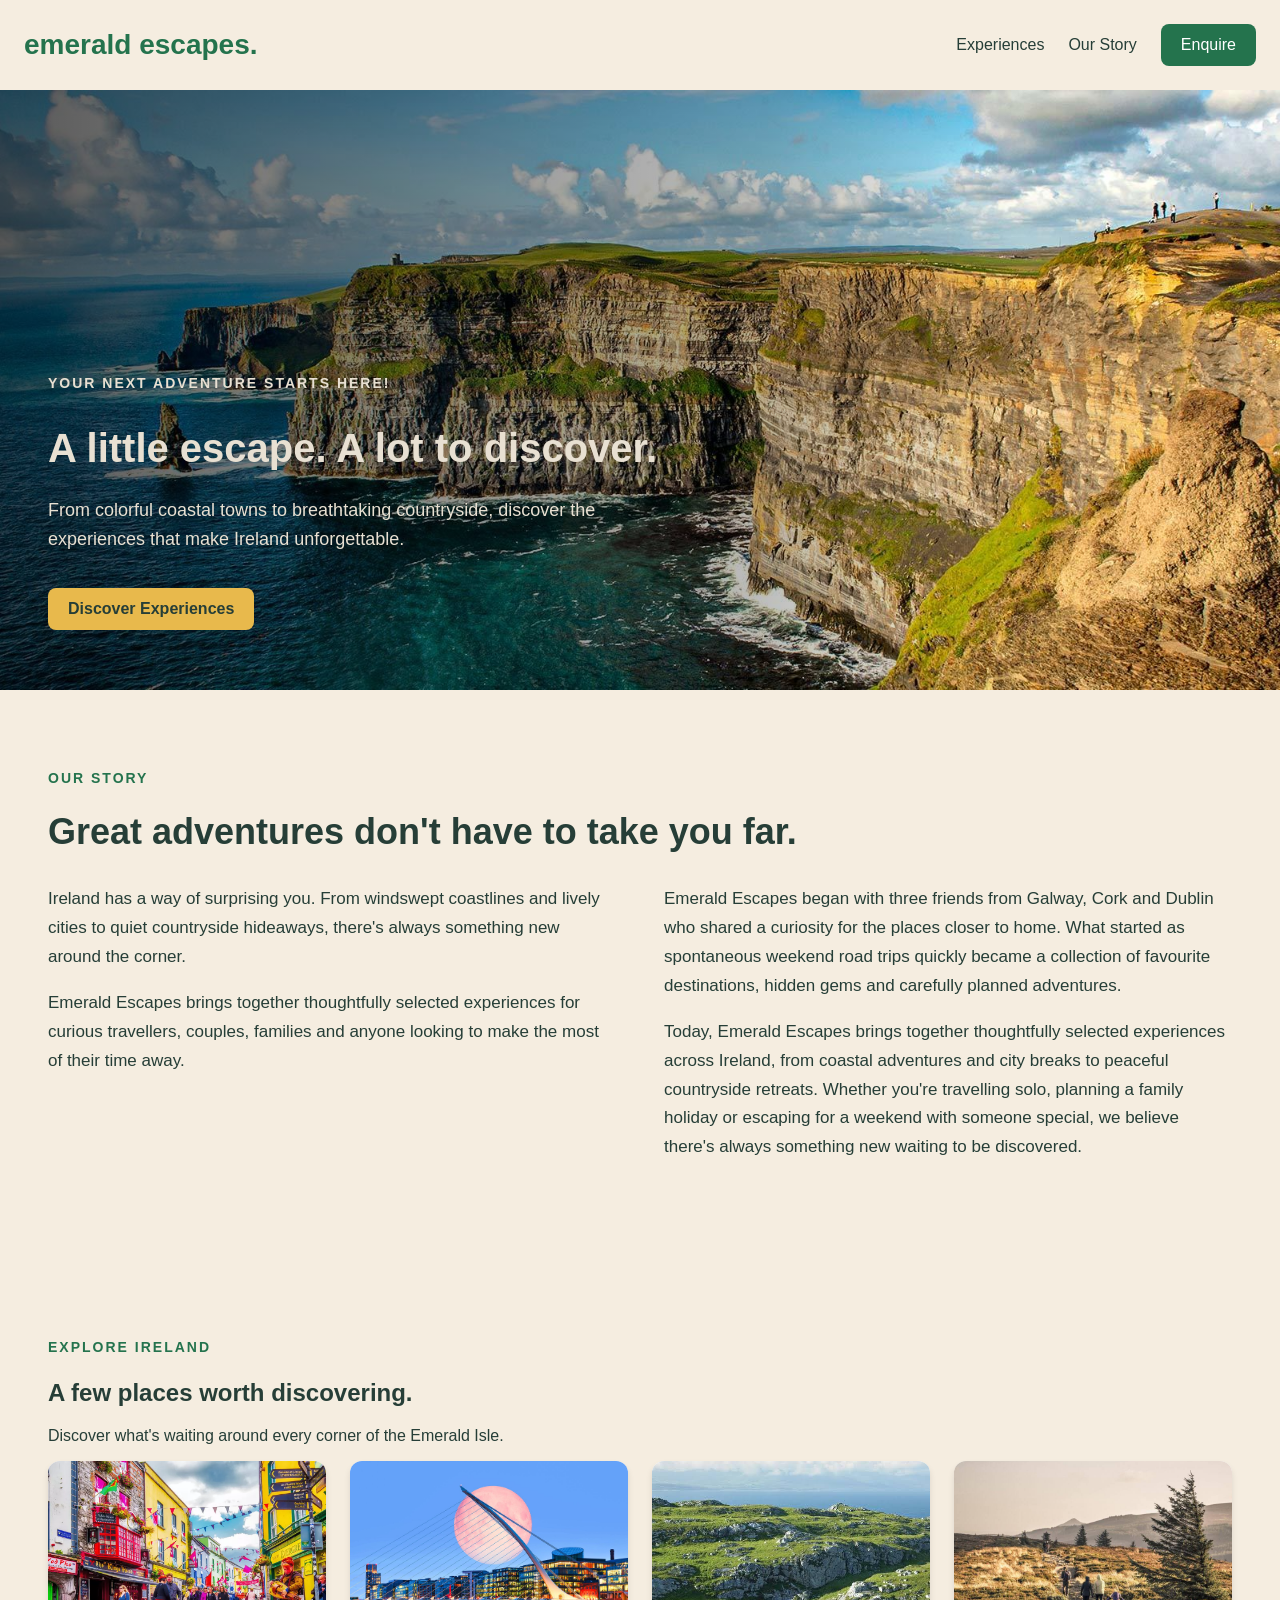
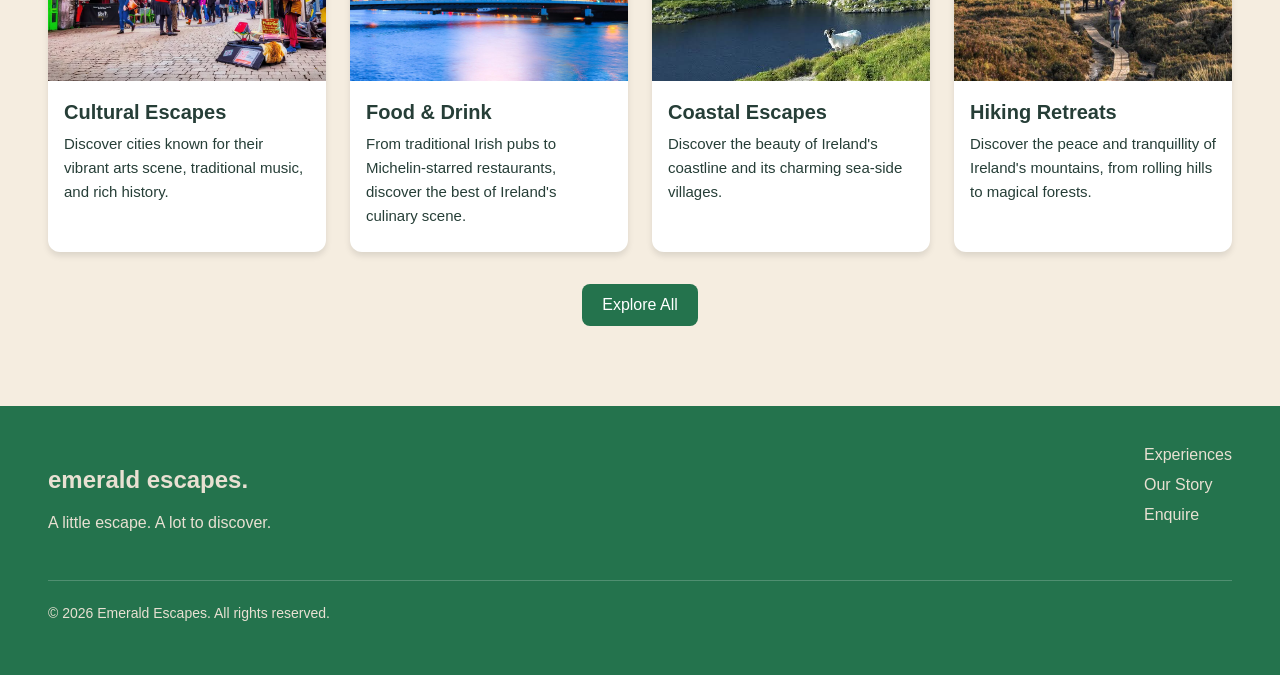
<file: index.html>
<!DOCTYPE html>
<html lang="en">

<head>
    <link rel="stylesheet" href="css/style.css">
    <meta charset="UTF-8">
    <meta name="viewport" content="width=device-width, initial-scale=1.0">
    <title>Emerald Escapes | Homepage</title>
</head>

<body>
    <header class="navigation-bar">
        <a href="index.html" class="brand-heading">emerald escapes.</a>
        <nav>
            <a href="experiences.html">Experiences</a>
            <a href="index.html#our-story">Our Story</a>
            <a class="button nav-button-contact" href="contact.html">Enquire</a>
        </nav>
    </header>

    <main>
        <section class="hero">
            <img class="hero-image" src="images/coast-hero.jpeg" alt="Coastal Ireland overlooking the Atlantic Ocean">
            
            <div class="hero-content">
                <p class="eyebrow">
                    YOUR NEXT ADVENTURE STARTS HERE!
                </p>

                <h1 class="hero-heading">
                    A little escape. A lot to discover.
                </h1>

                <p>
                From colorful coastal towns to breathtaking countryside, 
                discover the experiences that make Ireland unforgettable.
                </p>

                <a class ="button hero-button" href="experiences.html">Discover Experiences
                </a> 

            </div>
            
        </section>

        <section id="our-story">

            <p class="eyebrow story-eyebrow">OUR STORY</p>
            <h2 class="story-heading">Great adventures don't have to take you far.</h2>
            
            <div class="story-content">

                <div class="story-intro">
                    <p> Ireland has a way of surprising you. From windswept coastlines and lively cities to quiet countryside hideaways, there's always something new around the corner. </p>
                 <p>Emerald Escapes brings together thoughtfully selected experiences for curious travellers, couples, families and anyone looking to make the most of their time away.</p>
                </div>

                <div class="story-description">
                    <p>Emerald Escapes began with three friends from Galway, Cork and Dublin who shared a curiosity for the places closer to home. What started as spontaneous weekend road trips quickly became a collection of favourite destinations, hidden gems and carefully planned adventures.</p>
                    <p>Today, Emerald Escapes brings together thoughtfully selected experiences across Ireland, from coastal adventures and city breaks to peaceful countryside retreats. Whether you're travelling solo, planning a family holiday or escaping for a weekend with someone special, we believe there's always something new waiting to be discovered.</p>
                </div>
            </div>

        </section>

        <section class="featured-experiences">
            <p class="eyebrow story-eyebrow">EXPLORE IRELAND</p>
            <h2>A few places worth discovering.</h2>
            <p>Discover what's waiting around every corner of the Emerald Isle.</p>

            <div class="experience-grid">
                <article class="experience-card">
                    <img src="images/galway.jpeg" alt="Vibrant colours of Galway's main street">
                    <h3>Cultural Escapes</h3>
                    <p>Discover cities known for their vibrant arts scene, traditional music, and rich history.</p>
                </article>

                <article class="experience-card">
                    <img src="images/city.jpg" alt="Dublin's Samuel Beckett Bridge at dusk">
                    <h3>Food & Drink</h3>
                    <p>From traditional Irish pubs to Michelin-starred restaurants, discover the best of Ireland's culinary scene.</p>
                </article>

                <article class="experience-card">
                    <img src="images/coastal.jpg" alt="Coastal views in Ireland">
                    <h3>Coastal Escapes</h3>
                    <p>Discover the beauty of Ireland's coastline and its charming sea-side villages.</p>
                </article>

                <article class="experience-card">
                    <img src="images/trails.jpg" alt="Mountain and trail views in Ireland">
                    <h3>Hiking Retreats</h3>
                    <p>Discover the peace and tranquillity of Ireland's mountains, from rolling hills to magical forests.</p>

                </article>

                </div>

                <div class="experiences-cta">
                    <a class="button experiences-button" href="experiences.html">
                        Explore All
                    </a>
                </div>
           

        </section>
    </main>

    <footer class="site-footer">
        <div class="footer-content">
            <div class="footer-brand">
                <h2>emerald escapes.</h2>
                <p>A little escape. A lot to discover.</p>
            </div>

            <nav class="footer-navigation">
                <a href="experiences.html">Experiences</a>
                <a href="index.html#our-story">Our Story</a>
                <a href="contact.html">Enquire</a>
            </nav>
            </div>

            <p class="footer-copyright">© 2026 Emerald Escapes. All rights reserved.</p>
    </footer>
</body>
</html>
</file>
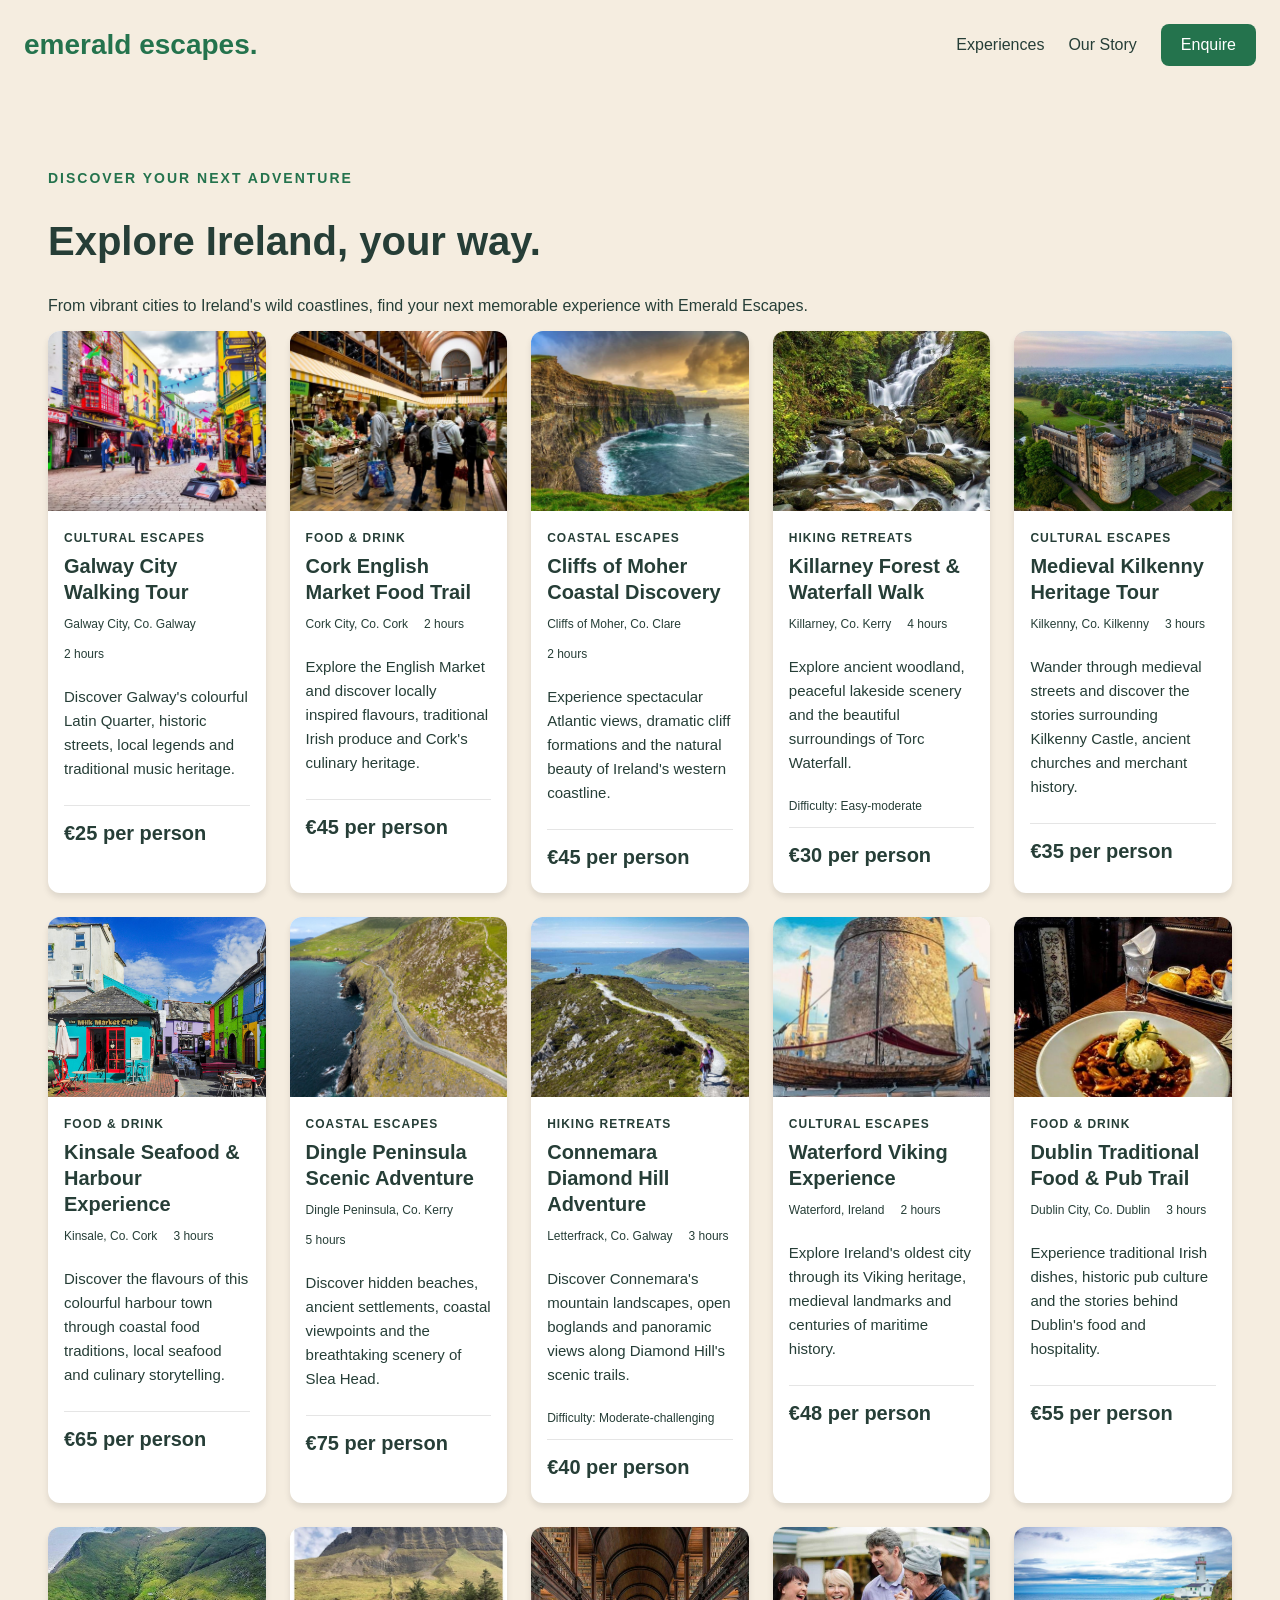
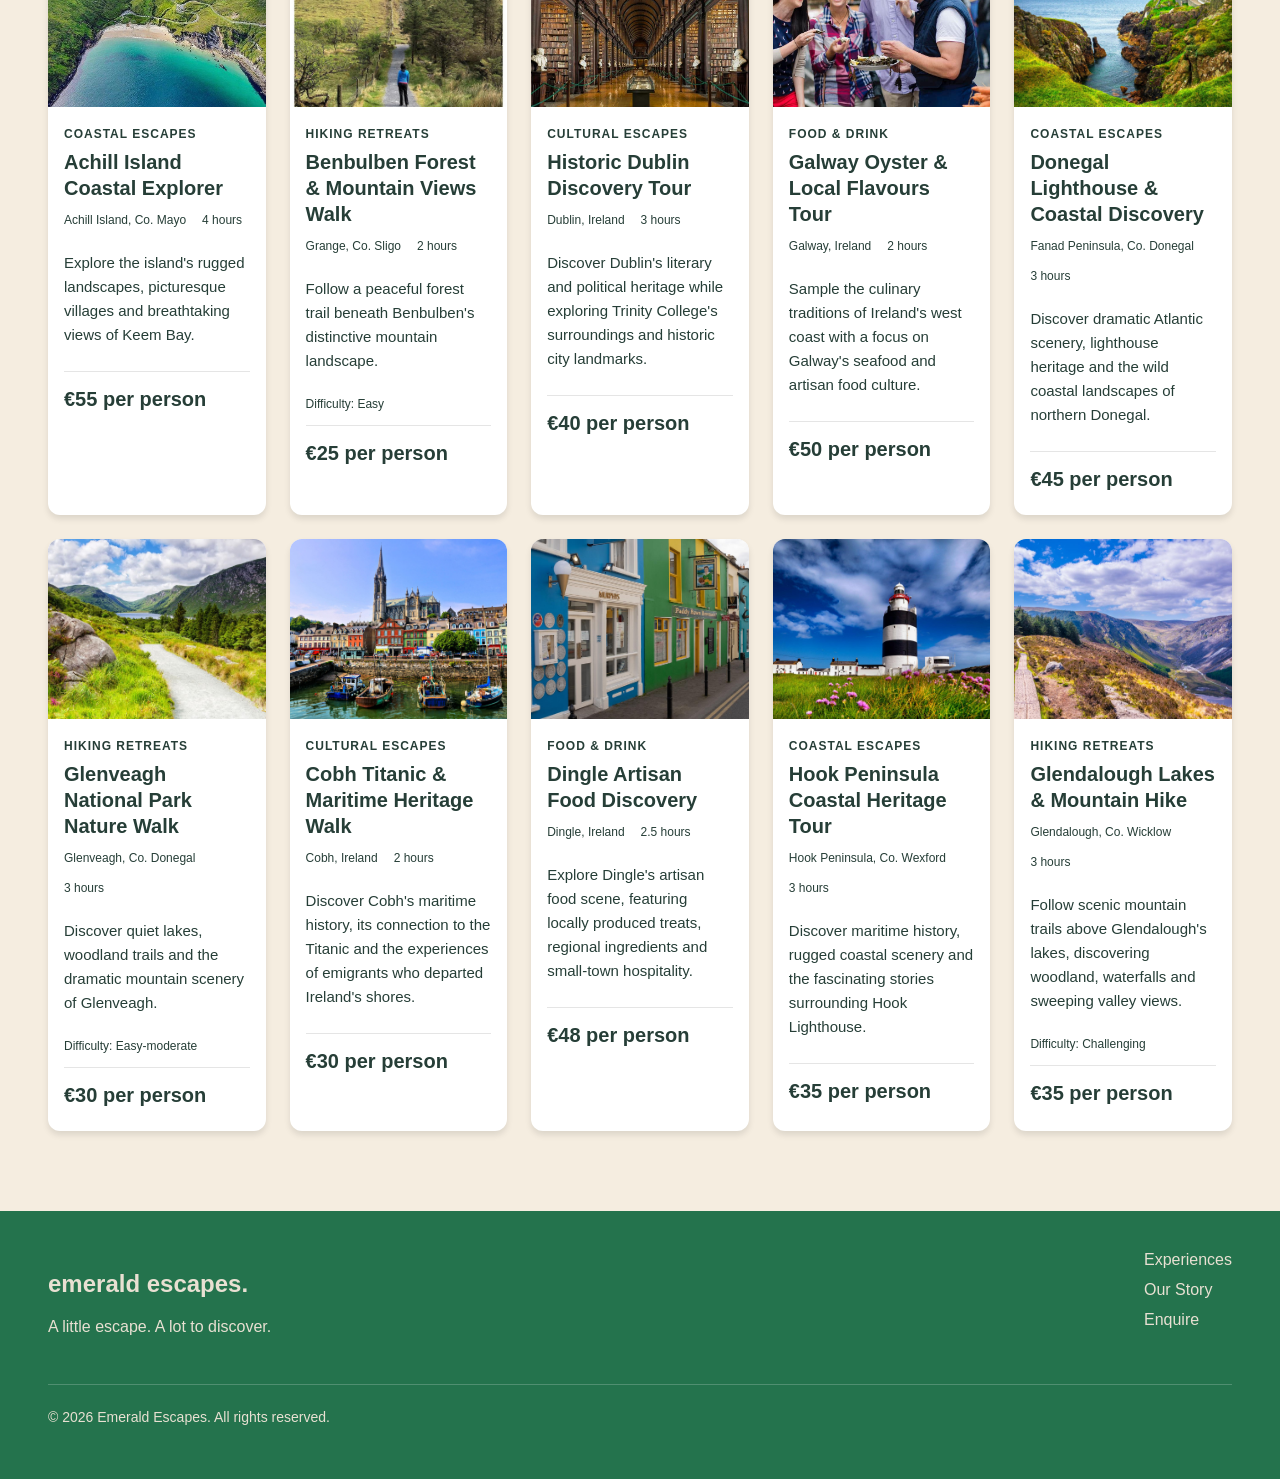
<file: experiences.html>
<!DOCTYPE html>
<html lang="en">

<head>
    <link rel="stylesheet" href="css/style.css">
    <meta charset="UTF-8">
    <meta name="viewport" content="width=device-width, initial-scale=1.0">
    <title>Emerald Escapes | Experiences</title>
</head>

<body>
    <header class="navigation-bar">
        <a href="index.html" class="brand-heading">emerald escapes.</a>
        <nav>
            <a href="experiences.html">Experiences</a>
            <a href="index.html#our-story">Our Story</a>
            <a class="button nav-button-contact" href="contact.html">Enquire</a>
        </nav>
    </header>

    <main>
        <section class="experiences-page">
            <p class="eyebrow story-eyebrow">DISCOVER YOUR NEXT ADVENTURE</p>
            <h1>Explore Ireland, your way.</h1>
            <p>From vibrant cities to Ireland's wild coastlines, find your next memorable experience with Emerald Escapes.
            </p>

            <div class="destinations-grid">

                <article class="destination-card">
                        <img    class="card-image" 
                            src="images/galway.jpeg" 
                            alt="Galway City Main Street">

                        <p class="destination-category">Cultural Escapes</p>

                        <h2 class="card-header">Galway City Walking Tour</h2>

                    <div class="card-details">
                        <p class="card-location">Galway City, Co. Galway</p>
                        <p class="card-duration">2 hours</p>
                    </div>

                        <p class="card-description">Discover Galway's colourful Latin Quarter, historic streets, local legends and traditional music heritage.</p>
                        <p class="card-price">€25 per person</p>
                </article>

                <article class="destination-card">
                        <img    class="card-image" 
                            src="images/english-market.jpeg" 
                            alt="A busy English Market in Cork City.">

                        <p class="destination-category">Food & Drink</p>

                        <h2 class="card-header">Cork English Market Food Trail</h2>

                        <div class="card-details">
                        <p class="card-location">Cork City, Co. Cork</p>
                        <p class="card-duration">2 hours</p>
                    </div>

                        <p class="card-description">Explore the English Market and discover locally inspired flavours, traditional Irish produce and Cork's culinary heritage.</p>

                        <p class="card-price">€45 per person</p>
                </article>

                <article class="destination-card">
                        <img    class="card-image" 
                            src="images/cliffs-of-moher.jpeg" 
                            alt="Coastal view of the Cliffs of Moher.">

                        <p class="destination-category">Coastal Escapes</p>

                        <h2 class="card-header">Cliffs of Moher Coastal Discovery</h2>

                        <div class="card-details">
                        <p class="card-location">Cliffs of Moher, Co. Clare</p>
                        <p class="card-duration">2 hours</p>
                        </div>

                        <p class="card-description">Experience spectacular Atlantic views, dramatic cliff formations and the natural beauty of Ireland's western coastline.</p>

                        <p class="card-price">€45 per person</p>
                </article>

                <article class="destination-card">
                        <img    class="card-image" 
                            src="images/killarney-waterfall.jpeg" 
                            alt="A mountainous waterfall with greenery.">

                        <p class="destination-category">Hiking Retreats</p>

                        <h2 class="card-header">Killarney Forest & Waterfall Walk</h2>
                        <div class="card-details">
                            <p class="card-location">Killarney, Co. Kerry</p>
                            <p class="card-duration">4 hours</p>
                        </div>
                        <p class="card-description">Explore ancient woodland, peaceful lakeside scenery and the beautiful surroundings of Torc Waterfall.</p>
                        <p class="trail-difficulty">Difficulty: Easy-moderate</p>
                        <p class="card-price">€30 per person</p>
                </article>

                <article class="destination-card">
                        <img    class="card-image" 
                            src="images/medieval-kerry.jpeg" 
                            alt="Medieval Castle in Kilkenny, surrounded by green grass behind a blue sky.">

                        <p class="destination-category">Cultural Escapes</p>

                        <h2 class="card-header">Medieval Kilkenny Heritage Tour</h2>

                        <div class="card-details">
                        <p class="card-location">Kilkenny, Co. Kilkenny</p>
                        <p class="card-duration">3 hours</p>
                        </div>

                        <p class="card-description">Wander through medieval streets and discover the stories surrounding Kilkenny Castle, ancient churches and merchant history.</p>

                        <p class="card-price">€35 per person</p>
                </article> 

                <article class="destination-card">
                        <img    class="card-image" 
                            src="images/kinsale-food.jpeg" 
                            alt="Street view of Kinsale's Milk Market Cafe.">

                        <p class="destination-category">Food & Drink</p>

                        <h2 class="card-header">Kinsale Seafood & Harbour Experience</h2>

                        <div class="card-details">
                        <p class="card-location">Kinsale, Co. Cork</p>
                        <p class="card-duration">3 hours</p>
                        </div>

                        <p class="card-description">Discover the flavours of this colourful harbour town through coastal food traditions, local seafood and culinary storytelling.</p>

                        <p class="card-price">€65 per person</p>

                </article>   

                <article class="destination-card">
                        <img    class="card-image" 
                            src="images/dingle-penn.jpeg" 
                            alt="Coastal road along the Dingle Peninsula">

                        <p class="destination-category">Coastal Escapes</p>

                        <h2 class="card-header">Dingle Peninsula Scenic Adventure</h2>

                        <div class="card-details">
                        <p class="card-location">Dingle Peninsula, Co. Kerry</p>
                        <p class="card-duration">5 hours</p>
                        </div>

                        <p class="card-description">Discover hidden beaches, ancient settlements, coastal viewpoints and the breathtaking scenery of Slea Head.</p>

                        <p class="card-price">€75 per person</p>

                </article>

                <article class="destination-card">
                        <img    class="card-image" 
                            src="images/connemara-diamond-hill.jpeg" 
                            alt="Connemara's mountain landscapes.">

                        <p class="destination-category">Hiking Retreats</p>

                        <h2 class="card-header">Connemara Diamond Hill Adventure</h2>
                    
                    <div class="card-details">
                        <p class="card-location">Letterfrack, Co. Galway</p>
                        <p class="card-duration">3 hours</p>
                    </div>

                        <p class="card-description">Discover Connemara's mountain landscapes, open boglands and panoramic views along Diamond Hill's scenic trails.</p>
                        <p class="trail-difficulty">Difficulty: Moderate-challenging</p>

                        <p class="card-price">€40 per person</p>

                </article>
                        
                <article class="destination-card">
                        <img    class="card-image" 
                            src="images/waterford-viking.jpeg" 
                            alt="Stone tower with a wooden boat out front behind a blue sky.">

                        <p class="destination-category">Cultural Escapes</p>

                        <h2 class="card-header">Waterford Viking Experience</h2>

                        <div class="card-details">
                        <p class="card-location">Waterford, Ireland</p>
                        <p class="card-duration">2 hours</p>
                        </div>

                        <p class="card-description">Explore Ireland's oldest city through its Viking heritage, medieval landmarks and centuries of maritime history.</p>

                        <p class="card-price">€48 per person</p>

                </article>

                <article class="destination-card">
                        <img    class="card-image" 
                            src="images/dublin-food.jpeg" 
                            alt="A hearty meal of beef stew topped with a scoop of mashed potato, served on a white plate.">

                        <p class="destination-category">Food & Drink</p>

                        <h2 class="card-header">Dublin Traditional Food & Pub Trail</h2>

                        <div class="card-details">
                        <p class="card-location">Dublin City, Co. Dublin</p>
                        <p class="card-duration">3 hours</p>
                        </div>

                        <p class="card-description">Experience traditional Irish dishes, historic pub culture and the stories behind Dublin's food and hospitality.</p>

                        <p class="card-price">€55 per person</p>

                </article>

                <article class="destination-card">
                        <img    class="card-image" 
                            src="images/achill-island.jpeg" 
                            alt="Beach coast of Achill Island">

                        <p class="destination-category">Coastal Escapes</p>

                        <h2 class="card-header">Achill Island Coastal Explorer</h2>

                        <div class="card-details">
                        <p class="card-location">Achill Island, Co. Mayo</p>
                        <p class="card-duration">4 hours</p>
                        </div>

                        <p class="card-description">Explore the island's rugged landscapes, picturesque villages and breathtaking views of Keem Bay.</p>

                        <p class="card-price">€55 per person</p>

                </article>

                <article class="destination-card">
                        <img    class="card-image" 
                            src="images/bunbulben.jpeg" 
                            alt="Scenic forest trails beneath Benbulben.">

                        <p class="destination-category">Hiking Retreats</p>

                        <h2 class="card-header">Benbulben Forest & Mountain Views Walk</h2>
                    
                    <div class="card-details">
                        <p class="card-location">Grange, Co. Sligo</p>
                        <p class="card-duration">2 hours</p>
                    </div>

                        <p class="card-description">Follow a peaceful forest trail beneath Benbulben's distinctive mountain landscape.</p>
                        <p class="trail-difficulty">Difficulty: Easy</p>

                        <p class="card-price">€25 per person</p>
                </article>

                <article class="destination-card">
                        <img    class="card-image" 
                            src="images/historic-dublin.jpeg" 
                            alt="Inside Trinity College's Library">

                        <p class="destination-category">Cultural Escapes</p>

                        <h2 class="card-header">Historic Dublin Discovery Tour</h2>
                    
                    <div class="card-details">
                        <p class="card-location">Dublin, Ireland</p>
                        <p class="card-duration">3 hours</p>
                    </div>

                        <p class="card-description">Discover Dublin's literary and political heritage while exploring Trinity College's surroundings and historic city landmarks.</p>

                        <p class="card-price">€40 per person</p>
                </article>

                <article class="destination-card">
                        <img    class="card-image" 
                            src="images/galway-food.jpeg" 
                            alt="Three friends, one female and two male, laughing over a plate of fresh oysters.">

                        <p class="destination-category">Food & Drink</p>

                        <h2 class="card-header">Galway Oyster & Local Flavours Tour</h2>
                    
                    <div class="card-details">
                        <p class="card-location">Galway, Ireland</p>
                        <p class="card-duration">2 hours</p>
                    </div>

                        <p class="card-description">Sample the culinary traditions of Ireland's west coast with a focus on Galway's seafood and artisan food culture.</p>

                        <p class="card-price">€50 per person</p>
                </article>

                <article class="destination-card">
                        <img    class="card-image" 
                            src="images/donegal-lighthouse.jpeg" 
                            alt="Donegal Lighthouse overlooking a cliff.">

                        <p class="destination-category">Coastal Escapes</p>

                        <h2 class="card-header">Donegal Lighthouse & Coastal Discovery</h2>
                    
                    <div class="card-details">
                        <p class="card-location">Fanad Peninsula, Co. Donegal</p>
                        <p class="card-duration">3 hours</p>
                    </div>

                        <p class="card-description">Discover dramatic Atlantic scenery, lighthouse heritage and the wild coastal landscapes of northern Donegal.</p>

                        <p class="card-price">€45 per person</p>

                </article>

                <article class="destination-card">
                        <img    class="card-image" 
                            src="images/glenveagh-park.jpeg" 
                            alt="Forest paths in Donegal.">

                        <p class="destination-category">Hiking Retreats</p>

                        <h2 class="card-header">Glenveagh National Park Nature Walk</h2>
                    
                    <div class="card-details">
                        <p class="card-location">Glenveagh, Co. Donegal</p>
                        <p class="card-duration">3 hours</p>
                    </div>

                        <p class="card-description">Discover quiet lakes, woodland trails and the dramatic mountain scenery of Glenveagh.</p>
                        <p class="trail-difficulty">Difficulty: Easy-moderate</p>

                        <p class="card-price">€30 per person</p>
                </article>

                <article class="destination-card">
                        <img    class="card-image" 
                            src="images/cobh-titanic.jpeg" 
                            alt="A sight of Cobh's main street from the pier.">

                        <p class="destination-category">Cultural Escapes</p>

                        <h2 class="card-header">Cobh Titanic & Maritime Heritage Walk</h2>
                    
                    <div class="card-details">
                        <p class="card-location">Cobh, Ireland</p>
                        <p class="card-duration">2 hours</p>
                    </div>

                        <p class="card-description">Discover Cobh's maritime history, its connection to the Titanic and the experiences of emigrants who departed Ireland's shores.</p>

                        <p class="card-price">€30 per person</p>
                </article>

                <article class="destination-card">
                        <img    class="card-image" 
                            src="images/dingle-food.jpeg" 
                            alt="Along Dingle's vibrant main street filled with green, blue, and white.">

                        <p class="destination-category">Food & Drink</p>

                        <h2 class="card-header">Dingle Artisan Food Discovery</h2>
                    
                    <div class="card-details">
                        <p class="card-location">Dingle, Ireland</p>
                        <p class="card-duration">2.5 hours</p>
                    </div>

                        <p class="card-description">Explore Dingle's artisan food scene, featuring locally produced treats, regional ingredients and small-town hospitality.</p>

                        <p class="card-price">€48 per person</p>
                </article>

                <article class="destination-card">
                        <img    class="card-image" 
                            src="images/hook-penn.jpeg" 
                            alt="Tall structure of Hook Peninsula's lighthouse.">

                        <p class="destination-category">Coastal Escapes</p>

                        <h2 class="card-header">Hook Peninsula Coastal Heritage Tour</h2>
                    
                    <div class="card-details">
                        <p class="card-location">Hook Peninsula, Co. Wexford</p>
                        <p class="card-duration">3 hours</p>
                    </div>

                        <p class="card-description">Discover maritime history, rugged coastal scenery and the fascinating stories surrounding Hook Lighthouse.</p>

                        <p class="card-price">€35 per person</p>

                </article>

                <article class="destination-card">
                        <img    class="card-image" 
                            src="images/wicklow-mountains.jpeg" 
                            alt="The mountainous trail of Wicklow Mountains.">

                        <p class="destination-category">Hiking Retreats</p>

                        <h2 class="card-header">Glendalough Lakes & Mountain Hike</h2>
                    
                    <div class="card-details">
                        <p class="card-location">Glendalough, Co. Wicklow</p>
                        <p class="card-duration">3 hours</p>
                    </div>

                        <p class="card-description">Follow scenic mountain trails above Glendalough's lakes, discovering woodland, waterfalls and sweeping valley views.</p>
                        <p class="trail-difficulty">Difficulty: Challenging</p>

                        <p class="card-price">€35 per person</p>

                </article>

            </div>
        </section>
    </main>

    <footer class="site-footer">
        <div class="footer-content">
            <div class="footer-brand">
                <h2>emerald escapes.</h2>
                <p>A little escape. A lot to discover.</p>
            </div>

            <nav class="footer-navigation">
                <a href="experiences.html">Experiences</a>
                <a href="index.html#our-story">Our Story</a>
                <a href="contact.html">Enquire</a>
            </nav>
            </div>

            <p class="footer-copyright">© 2026 Emerald Escapes. All rights reserved.</p>
    </footer>
</body>
</html>
</file>
<file: css/style.css>
/* Global Styles */
body {
    background-color: #F5EDE0;
    font-family: Arial, Helvetica, sans-serif;
    color: #263E37;
    margin: 0;
}

/* Header and Navigation */
.brand-heading {
    color: #24734D;
    font-size: 28px;
    font-weight: bold;
    text-decoration: none;
    white-space: nowrap;
}

.navigation-bar {
    display: flex;
    justify-content: space-between;
    align-items: center;
    padding: 24px;
}

.navigation-bar nav {
    display: flex;
    align-items: center;
    gap: 24px;
}

/* Navigation Bar: Link Hover colour  */
nav a.nav-button-contact:hover {
    color: white;
    background-color: #195C3C;
}

/* Link Decoration to remove underline  */
nav a {
    text-decoration: none;
    color: #263e37;
    font-size: 16px;
    transition: color 0.2s ease, background-color 0.2s ease;
}

/* Contact Button Style */
.nav-button-contact {
    background-color: #24734D;
    color: white;
}

/*Shared Button Styles */
.button {
    border-radius: 8px;
    padding: 12px 20px;
}

/* Hero Content */
.hero {
    position: relative;
    width: 100%; 
}

.hero-heading {
    font-size: 40px;
    max-width: 650px;
    line-height: 1.2;
    margin-bottom: 24px;
}

.eyebrow {
    font-size: 14px;
    font-weight: bold;
    color: #E8E0D2;
    letter-spacing: 2px;
}

.hero-image {
    display: block;
    width: 100%;
    height: 600px;
    object-fit: cover;
}

/* Gradient for image and text overlay */
.hero::after {
    content: "";
    position: absolute;
    inset: 0;

    background: linear-gradient(
        90deg,
        rgba(0, 0, 0, 0.65) 0%,
        rgba(0, 0, 0, 0.25) 60%,
        transparent 80%
    );
}

.hero-content {
    position: absolute;
    left: 48px;
    bottom: 60px;
    max-width: 650px;
    color: #E8E0D2;
    z-index: 1;
}

.hero-content p:not(.eyebrow) {
    font-size: 18px;
    line-height: 1.6;
    max-width: 550px;
}

.hero-button {
    display: inline-block;
    background-color: #E8B94C;
    color: #263E37;
    font-weight: bold;
    text-decoration: none;
    margin-top: 16px;
}

.story-heading {
    font-size: 36px;
    margin-bottom: 32px;
    margin-top: 0;
    line-height: 1.2;
}

.story-content {
    display: grid;
    grid-template-columns: 1fr 1fr;
    gap: 48px;
    align-items: start;
}

.story-content p {
    font-size: 17px;
    line-height: 1.7;
}

.story-content p:first-child {
    margin-top: 0;
}

.story-eyebrow {
    color:#24734D;
    margin-top: 0;
    margin-bottom: 24px;
}

#our-story {
    padding: 80px 48px;
    background-color: #F5EDE0;
}

/* Featured Experiences and Grid */
.featured-experiences {
    padding: 80px 48px;
}

.experience-grid {
    display: grid;
    grid-template-columns: repeat(4, 1fr);
    gap: 24px;
}

.experience-card {
    background-color: #FFFFFF;
    border-radius: 12px;
    overflow: hidden;
    box-shadow: 0 4px 6px rgba(0, 0, 0, 0.1);
    transition: transform 0.25s ease, box-shadow 0.25s ease;
}

.experience-card:hover {
    transform: translateY(-6px);
    box-shadow: 0 10px 24px rgba(0, 0, 0, 0.12);
}

.experience-card img {
    display: block;
    width: 100%;
    height: 220px;
    object-fit: cover;
}

.experience-card h3 {
    margin: 20px 16px 8px;
    font-size: 20px;
}

.experience-card p {
    margin: 0 16px 24px;
    font-size: 15px;
    line-height: 1.6;
}

.experiences-button {
    display: inline-block;
    background-color: #24734D;
    color: white;
    text-decoration: none;
    margin-top: 32px;
}

.experiences-cta {
    text-align: center;
}

/* Experiences Page */

.experiences-page {
    padding: 80px 48px;
}

.experiences-page h1{
    font-size: 40px;
}

.destinations-grid {
    display: grid;
    grid-template-columns: repeat(5, 1fr);
    gap: 24px;
}

.destination-card {
    background-color: #FFFFFF;
    border-radius: 12px;
    overflow: hidden;
    box-shadow: 0 4px 6px rgba(0, 0, 0, 0.1);
    transition: transform 0.25s ease, box-shadow 0.25s ease;
}

.destination-card:hover {
    transform: translateY(-6px);
    box-shadow: 0 10px 24px rgba(0, 0, 0, 0.12);
}

.card-image {
    width: 100%;
    height: 180px;
    object-fit: cover;
    display: block;
    }

.destination-category {
    font-size: 12px;
    font-weight: bold;
    margin: 20px 16px 8px;
    text-transform: uppercase;
    letter-spacing: 1px;
}

.card-header {
    font-size: 20px;
    margin: 8px 16px 12px;
    line-height: 1.3;
}

.card-description {
    font-size: 15px;
    line-height: 1.6;
    margin: 0 16px 24px;
}

.card-details {
    display: flex;
    gap: 16px;
    flex-wrap: wrap;
    margin: 0 16px 24px;
}

.card-location {
    font-size: 12px;
    margin: 0;
}

.card-duration {
    font-size: 12px;
    margin: 0;
}

.trail-difficulty {
    font-size: 12px;
    margin: 8px 16px 12px;
    line-height: 1.3;
}

.card-price {
    font-size: 20px;
    font-weight: bold;
    margin: 0 16px 24px;
    border-top: 1px solid rgba(0, 0, 0, 0.1);
    padding-top: 16px;
}

/* Footer */
.site-footer {
    background-color: #24734D;
    color: #E8E0D2;
    padding: 40px 48px;
}

.footer-content {
    display: flex;
    justify-content: space-between;
    align-items: flex-start;
    flex-wrap: wrap;
    color: #E8E0D2;
}

.footer-navigation {
    display: flex;
    flex-direction: column;
    align-items: flex-start;
    gap: 12px;
}

.footer-navigation a {
    color: #E8E0D2;
}

.footer-navigation a:hover {
    color: #FFFFFF;
}

.footer-copyright {
    border-top: 1px solid rgba(255, 255, 255, 0.2);
    margin-top: 32px;
    padding-top: 24px;
    font-size: 14px;
}

/* Responsive Design - Mobile */
@media(max-width: 600px) {

    .hero-image {
        height: 560px;
        object-position: 60% center;
    }

    .hero-heading {
        font-size: 28px;
        line-height: 1.15;
        margin-bottom: 16px;
    }

    .hero-content {
        left: 20px;
        right: 20px;
        bottom: 40px;
    }

     .hero-content p:not(.eyebrow){
        font-size: 16px;
        line-height: 1.5;
    }

    .eyebrow {
        font-size: 12px;
    }

    .navigation-bar {
        flex-direction: column;
        align-items: center;
        justify-content: center;
        gap: 12px;
        padding: 16px;
    }

    .navigation-bar nav {
        justify-content: center;
        flex-wrap: wrap;
        gap: 16px;
    }

    .navigation-bar nav a {
        font-size: 14px;
    }

    nav .nav-button-contact {
        padding: 10px 16px;
    }

    .brand-heading {
        font-size: 24px;
    }

    .story-content {
        grid-template-columns: 1fr;
        gap: 24px;
    }

    #our-story {
        padding: 40px 20px;
    }

    .story-heading {
        font-size: 28px;
        margin-bottom: 24px;
    }

    .featured-experiences {
        padding: 40px 20px;
    }

    .experience-grid {
        grid-template-columns: 1fr;
        gap: 16px;
    }

    .site-footer {
        padding: 40px 20px;
    }

    .footer-content {
        flex-direction: column;
        align-items: flex-start;
        gap: 24px;
    }

    .experiences-page {
        padding: 40px 20px;
    }

    .destinations-grid {
        grid-template-columns: 1fr;
        margin-top: 32px;
    }

}

/* Responsive Design - Tablet */
@media (min-width: 601px) and (max-width: 1024px) {
    .experience-grid {
        grid-template-columns: repeat(2, 1fr);
    }

    .destinations-grid {
        grid-template-columns: repeat(2, 1fr);
    }
}
</file>
